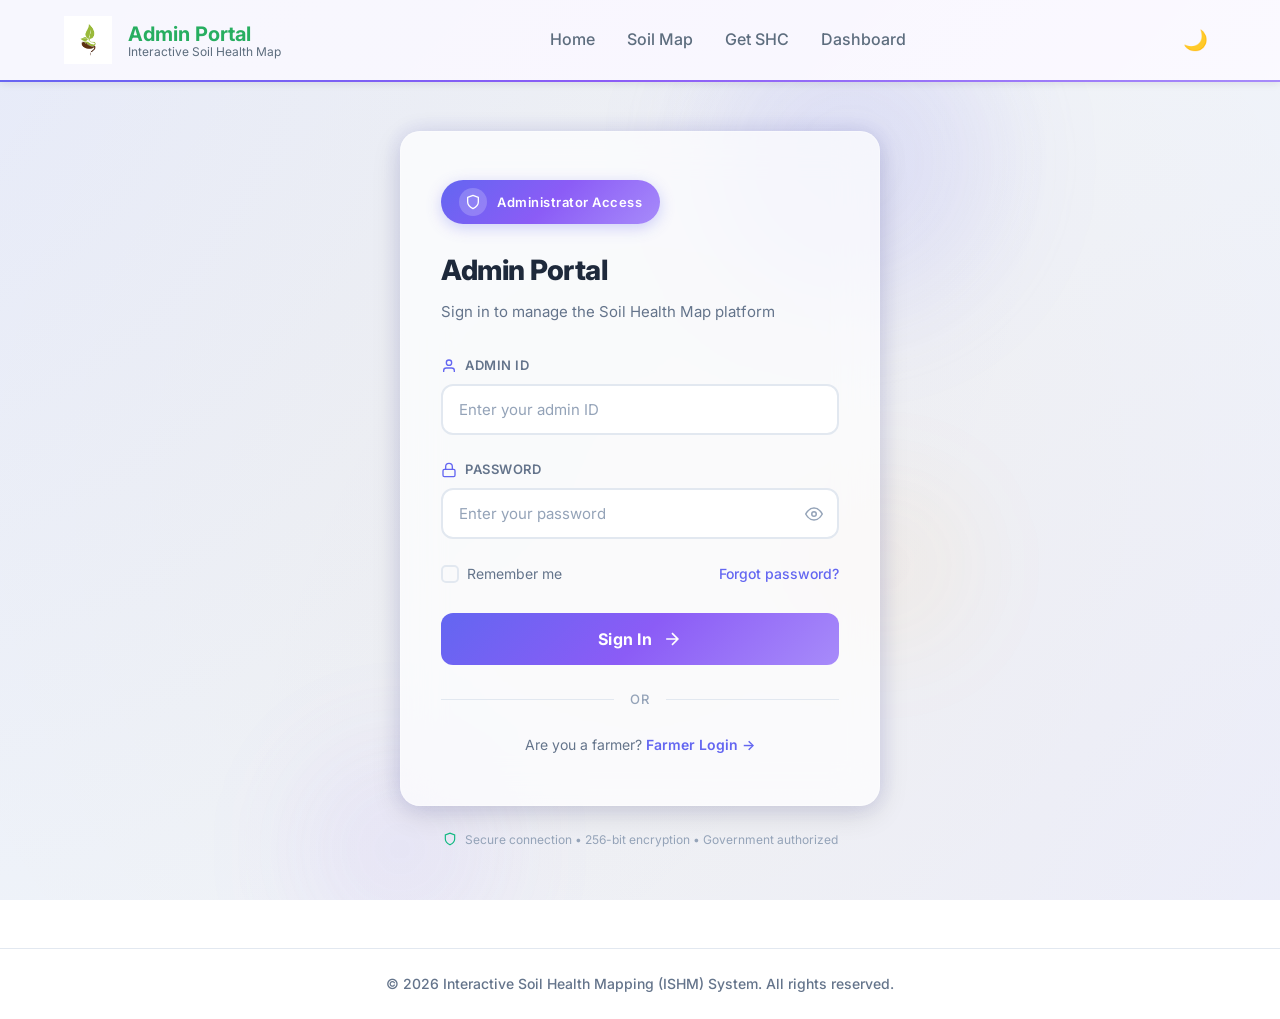
<file: src/main/resources/public/admin.html>
<!DOCTYPE html>
<html lang="en">
<head>
    <meta charset="UTF-8">
    <meta name="viewport" content="width=device-width, initial-scale=1.0">
    <title>Admin Portal | Interactive Soil Health Map</title>
    <meta name="description" content="Admin portal for managing soil health data, farmers, and system analytics for the Interactive Soil Health Map platform.">
    <link rel="stylesheet" href="css/modern-style.css">
    <link rel="stylesheet" href="css/admin.css">
    <link href="https://fonts.googleapis.com/css2?family=Inter:wght@400;500;600;700;800&display=swap" rel="stylesheet">
    <script src="js/main.js"></script>
    <script src="js/admin.js" defer></script>
</head>
<body>

<!-- Admin Header -->
<header class="header admin-header">
    <div class="container">
        <div class="header-content">
            <div class="logo">
                <img src="images/logo.jpg" alt="ISHM" class="govt-emblem">
                <div class="logo-text">
                    <h1>Admin Portal</h1>
                    <p>Interactive Soil Health Map</p>
                </div>
            </div>
            <nav class="nav">
                <a href="/home" class="nav-link">Home</a>
                <a href="/map" class="nav-link">Soil Map</a>
                <a href="/recommendations" class="nav-link">Get SHC</a>
                <a href="/dashboard" class="nav-link">Dashboard</a>
            </nav>
            <div class="auth-buttons">
                <button class="theme-toggle" id="themeToggle" title="Toggle Theme">🌓</button>
                <button class="mobile-menu-toggle" id="menuToggle">☰</button>
            </div>
        </div>
    </div>
</header>

<!-- Admin Login Section -->
<section class="admin-login-section" id="adminLoginSection">
    <div class="admin-login-wrapper">
        <!-- Decorative floating orbs -->
        <div class="admin-orb admin-orb-1"></div>
        <div class="admin-orb admin-orb-2"></div>
        <div class="admin-orb admin-orb-3"></div>

        <div class="admin-login-card" id="adminLoginCard">
            <!-- Admin badge -->
            <div class="admin-badge">
                <div class="admin-badge-icon">
                    <svg width="24" height="24" fill="none" stroke="currentColor" stroke-width="2" stroke-linecap="round" stroke-linejoin="round" viewBox="0 0 24 24">
                        <path d="M12 22s8-4 8-10V5l-8-3-8 3v7c0 6 8 10 8 10z"/>
                    </svg>
                </div>
                <span>Administrator Access</span>
            </div>

            <h2 class="admin-login-title">Admin Portal</h2>
            <p class="admin-login-subtitle">Sign in to manage the Soil Health Map platform</p>

            <!-- Admin Login Form -->
            <form id="adminLoginForm" onsubmit="handleAdminLogin(event)">
                <div class="admin-form-group">
                    <label for="adminUsername">
                        <svg width="16" height="16" fill="none" stroke="currentColor" stroke-width="2" viewBox="0 0 24 24">
                            <path d="M20 21v-2a4 4 0 0 0-4-4H8a4 4 0 0 0-4 4v2"/>
                            <circle cx="12" cy="7" r="4"/>
                        </svg>
                        Admin ID
                    </label>
                    <input type="text" id="adminUsername" placeholder="Enter your admin ID" required autocomplete="username">
                    <div class="input-focus-line"></div>
                </div>

                <div class="admin-form-group">
                    <label for="adminPassword">
                        <svg width="16" height="16" fill="none" stroke="currentColor" stroke-width="2" viewBox="0 0 24 24">
                            <rect x="3" y="11" width="18" height="11" rx="2" ry="2"/>
                            <path d="M7 11V7a5 5 0 0 1 10 0v4"/>
                        </svg>
                        Password
                    </label>
                    <div class="password-input-wrapper">
                        <input type="password" id="adminPassword" placeholder="Enter your password" required autocomplete="current-password">
                        <button type="button" class="password-toggle-btn" onclick="toggleAdminPassword()" title="Show password">
                            <svg id="eyeIcon" width="18" height="18" fill="none" stroke="currentColor" stroke-width="2" viewBox="0 0 24 24">
                                <path d="M1 12s4-8 11-8 11 8 11 8-4 8-11 8-11-8-11-8z"/>
                                <circle cx="12" cy="12" r="3"/>
                            </svg>
                        </button>
                    </div>
                    <div class="input-focus-line"></div>
                </div>

                <div class="admin-form-options">
                    <label class="admin-checkbox">
                        <input type="checkbox" id="rememberAdmin">
                        <span class="checkmark"></span>
                        Remember me
                    </label>
                    <a href="#" class="admin-forgot-link">Forgot password?</a>
                </div>

                <button type="submit" class="admin-login-btn" id="adminSubmitBtn">
                    <span class="btn-text">Sign In</span>
                    <span class="btn-loader" style="display:none;">
                        <svg width="20" height="20" viewBox="0 0 24 24" fill="none" stroke="currentColor" stroke-width="2">
                            <path d="M12 2v4M12 18v4M4.93 4.93l2.83 2.83M16.24 16.24l2.83 2.83M2 12h4M18 12h4M4.93 19.07l2.83-2.83M16.24 7.76l2.83-2.83"/>
                        </svg>
                    </span>
                    <svg class="btn-arrow" width="20" height="20" fill="none" stroke="currentColor" stroke-width="2" viewBox="0 0 24 24">
                        <path d="M5 12h14M12 5l7 7-7 7"/>
                    </svg>
                </button>
            </form>

            <!-- Divider -->
            <div class="admin-divider">
                <span>or</span>
            </div>

            <!-- Back to farmer login link -->
            <div class="admin-alt-login">
                <p>Are you a farmer? <a href="/home" onclick="showLogin && showLogin()">Farmer Login →</a></p>
            </div>
        </div>

        <!-- Security notice -->
        <div class="admin-security-notice">
            <svg width="14" height="14" fill="none" stroke="currentColor" stroke-width="2" viewBox="0 0 24 24">
                <path d="M12 22s8-4 8-10V5l-8-3-8 3v7c0 6 8 10 8 10z"/>
            </svg>
            <span>Secure connection • 256-bit encryption • Government authorized</span>
        </div>
    </div>
</section>

<!-- Admin Dashboard (shown after login) -->
<section class="admin-dashboard-preview" id="adminDashboard" style="display:none;">
    <div class="container">
        <div class="dashboard-welcome">
            <div class="welcome-text">
                <h2>Welcome back, <span id="adminNameDisplay">Administrator</span></h2>
                <p>Here's an overview of the Soil Health Map platform</p>
            </div>
            <button onclick="handleAdminLogout()" class="admin-logout-btn">
                <svg width="18" height="18" fill="none" stroke="currentColor" stroke-width="2" viewBox="0 0 24 24">
                    <path d="M9 21H5a2 2 0 0 1-2-2V5a2 2 0 0 1 2-2h4"/>
                    <polyline points="16 17 21 12 16 7"/>
                    <line x1="21" y1="12" x2="9" y2="12"/>
                </svg>
                Logout
            </button>
        </div>

        <!-- Stats Grid -->
        <div class="admin-stats-grid">
            <div class="admin-stat-card" id="statFarmers">
                <div class="stat-card-icon green">
                    <svg width="24" height="24" fill="none" stroke="currentColor" stroke-width="2" viewBox="0 0 24 24">
                        <path d="M17 21v-2a4 4 0 0 0-4-4H5a4 4 0 0 0-4 4v2"/>
                        <circle cx="9" cy="7" r="4"/>
                        <path d="M23 21v-2a4 4 0 0 0-3-3.87"/>
                        <path d="M16 3.13a4 4 0 0 1 0 7.75"/>
                    </svg>
                </div>
                <div class="stat-card-info">
                    <span class="stat-card-value" id="statFarmersValue">—</span>
                    <span class="stat-card-label">Registered Farmers</span>
                </div>
                <span class="stat-trend positive" id="statFarmersTrend">↑ —%</span>
            </div>

            <div class="admin-stat-card" id="statSamples">
                <div class="stat-card-icon blue">
                    <svg width="24" height="24" fill="none" stroke="currentColor" stroke-width="2" viewBox="0 0 24 24">
                        <path d="M21 21l-6-6m2-5a7 7 0 1 1-14 0 7 7 0 0 1 14 0z"/>
                    </svg>
                </div>
                <div class="stat-card-info">
                    <span class="stat-card-value" id="statSamplesValue">—</span>
                    <span class="stat-card-label">Soil Samples</span>
                </div>
                <span class="stat-trend positive" id="statSamplesTrend">↑ —%</span>
            </div>

            <div class="admin-stat-card" id="statCards">
                <div class="stat-card-icon purple">
                    <svg width="24" height="24" fill="none" stroke="currentColor" stroke-width="2" viewBox="0 0 24 24">
                        <path d="M9 5H7a2 2 0 0 0-2 2v12a2 2 0 0 0 2 2h10a2 2 0 0 0 2-2V7a2 2 0 0 0-2-2h-2M9 5a2 2 0 0 0 2 2h2a2 2 0 0 0 2-2M9 5a2 2 0 0 1 2-2h2a2 2 0 0 1 2 2"/>
                    </svg>
                </div>
                <div class="stat-card-info">
                    <span class="stat-card-value" id="statCardsValue">—</span>
                    <span class="stat-card-label">SHC Generated</span>
                </div>
                <span class="stat-trend positive" id="statCardsTrend">↑ —%</span>
            </div>

            <div class="admin-stat-card" id="statDistricts">
                <div class="stat-card-icon orange">
                    <svg width="24" height="24" fill="none" stroke="currentColor" stroke-width="2" viewBox="0 0 24 24">
                        <path d="M21 10c0 7-9 13-9 13s-9-6-9-13a9 9 0 0 1 18 0z"/>
                        <circle cx="12" cy="10" r="3"/>
                    </svg>
                </div>
                <div class="stat-card-info">
                    <span class="stat-card-value" id="statDistrictsValue">—</span>
                    <span class="stat-card-label">Districts Covered</span>
                </div>
                <span class="stat-trend neutral" id="statDistrictsTrend">→ 0%</span>
            </div>
        </div>

        <!-- Quick Actions -->
        <div class="admin-quick-actions">
            <h3>Quick Actions</h3>
            <div class="actions-grid">
                <button class="action-card" id="actionManageUsers" onclick="showAdminPanel('users')">
                    <svg width="24" height="24" fill="none" stroke="currentColor" stroke-width="2" viewBox="0 0 24 24">
                        <path d="M17 21v-2a4 4 0 0 0-4-4H5a4 4 0 0 0-4 4v2"/>
                        <circle cx="9" cy="7" r="4"/>
                        <line x1="19" y1="8" x2="19" y2="14"/>
                        <line x1="22" y1="11" x2="16" y2="11"/>
                    </svg>
                    <span>Manage Users</span>
                </button>
                <button class="action-card" id="actionViewReports" onclick="showAdminPanel('reports')">
                    <svg width="24" height="24" fill="none" stroke="currentColor" stroke-width="2" viewBox="0 0 24 24">
                        <path d="M9 19v-6a2 2 0 0 0-2-2H5a2 2 0 0 0-2 2v6a2 2 0 0 0 2 2h2a2 2 0 0 0 2-2zm0 0V9a2 2 0 0 1 2-2h2a2 2 0 0 1 2 2v10m-6 0a2 2 0 0 0 2 2h2a2 2 0 0 0 2-2m0 0V5a2 2 0 0 1 2-2h2a2 2 0 0 1 2 2v14a2 2 0 0 1-2 2h-2a2 2 0 0 1-2-2z"/>
                    </svg>
                    <span>View Reports</span>
                </button>
                <button class="action-card" id="actionSoilData" onclick="showAdminPanel('soildata')">
                    <svg width="24" height="24" fill="none" stroke="currentColor" stroke-width="2" viewBox="0 0 24 24">
                        <ellipse cx="12" cy="5" rx="9" ry="3"/>
                        <path d="M21 12c0 1.66-4 3-9 3s-9-1.34-9-3"/>
                        <path d="M3 5v14c0 1.66 4 3 9 3s9-1.34 9-3V5"/>
                    </svg>
                    <span>Soil Data</span>
                </button>
                <button class="action-card" id="actionAuditLogs" onclick="showAdminPanel('audit')">
                    <svg width="24" height="24" fill="none" stroke="currentColor" stroke-width="2" viewBox="0 0 24 24">
                        <path d="M14 2H6a2 2 0 0 0-2 2v16a2 2 0 0 0 2 2h12a2 2 0 0 0 2-2V8z"/>
                        <polyline points="14 2 14 8 20 8"/>
                        <line x1="16" y1="13" x2="8" y2="13"/>
                        <line x1="16" y1="17" x2="8" y2="17"/>
                        <polyline points="10 9 9 9 8 9"/>
                    </svg>
                    <span>Audit Logs</span>
                </button>
            </div>
        </div>

        <!-- ========================================== -->
        <!-- MANAGEMENT PANELS (toggled by quick actions) -->
        <!-- ========================================== -->

        <!-- User Management Panel -->
        <div class="admin-panel" id="panelUsers" style="display:none;">
            <div class="panel-header">
                <h3>👥 Farmer Management</h3>
                <div class="panel-controls">
                    <input type="text" id="farmerSearchInput" placeholder="Search by name, username, or district..." class="panel-search">
                    <button onclick="loadFarmers()" class="panel-btn primary">🔄 Refresh</button>
                    <button onclick="closeAdminPanel('users')" class="panel-btn">✕ Close</button>
                </div>
            </div>
            <div class="panel-body">
                <table class="admin-table" id="farmersTable">
                    <thead>
                        <tr>
                            <th>ID</th>
                            <th>Username</th>
                            <th>Full Name</th>
                            <th>Phone</th>
                            <th>District</th>
                            <th>State</th>
                            <th>Status</th>
                            <th>Last Login</th>
                            <th>Actions</th>
                        </tr>
                    </thead>
                    <tbody id="farmersTableBody">
                        <tr><td colspan="9" class="loading-cell">Loading farmers...</td></tr>
                    </tbody>
                </table>
                <div class="pagination" id="farmersPagination"></div>
            </div>
        </div>

        <!-- Reports Panel -->
        <div class="admin-panel" id="panelReports" style="display:none;">
            <div class="panel-header">
                <h3>📊 Reports & Analytics</h3>
                <div class="panel-controls">
                    <button onclick="loadReports()" class="panel-btn primary">🔄 Refresh</button>
                    <button onclick="closeAdminPanel('reports')" class="panel-btn">✕ Close</button>
                </div>
            </div>
            <div class="panel-body">
                <!-- NPK Distribution -->
                <div class="report-section">
                    <h4>NPK Status Distribution</h4>
                    <div class="report-grid" id="npkDistribution">
                        <div class="report-card" id="reportNitrogen">
                            <h5>Nitrogen (N)</h5>
                            <div class="status-bars" id="nitrogenBars"></div>
                        </div>
                        <div class="report-card" id="reportPhosphorus">
                            <h5>Phosphorus (P)</h5>
                            <div class="status-bars" id="phosphorusBars"></div>
                        </div>
                        <div class="report-card" id="reportPotassium">
                            <h5>Potassium (K)</h5>
                            <div class="status-bars" id="potassiumBars"></div>
                        </div>
                    </div>
                </div>

                <!-- District Stats Table -->
                <div class="report-section">
                    <h4>District-wise Soil Statistics</h4>
                    <table class="admin-table" id="districtStatsTable">
                        <thead>
                            <tr>
                                <th>District</th>
                                <th>Total Farms</th>
                                <th>Avg N</th>
                                <th>Avg P</th>
                                <th>Avg K</th>
                                <th>Avg pH</th>
                                <th>Avg OC</th>
                            </tr>
                        </thead>
                        <tbody id="districtStatsBody">
                            <tr><td colspan="7" class="loading-cell">Loading reports...</td></tr>
                        </tbody>
                    </table>
                </div>

                <!-- Crop Stats -->
                <div class="report-section">
                    <h4>Crop Recommendation Statistics</h4>
                    <table class="admin-table" id="cropStatsTable">
                        <thead>
                            <tr>
                                <th>Crop</th>
                                <th>Recommendations</th>
                                <th>Avg Urea (kg/ha)</th>
                                <th>Avg DAP (kg/ha)</th>
                                <th>Avg MOP (kg/ha)</th>
                            </tr>
                        </thead>
                        <tbody id="cropStatsBody">
                            <tr><td colspan="5" class="loading-cell">Loading crop stats...</td></tr>
                        </tbody>
                    </table>
                </div>
            </div>
        </div>

        <!-- Soil Data Panel -->
        <div class="admin-panel" id="panelSoildata" style="display:none;">
            <div class="panel-header">
                <h3>🧪 Soil Test Data</h3>
                <div class="panel-controls">
                    <input type="text" id="soilDistrictFilter" placeholder="Filter by district..." class="panel-search">
                    <button onclick="loadSoilData()" class="panel-btn primary">🔄 Refresh</button>
                    <button onclick="closeAdminPanel('soildata')" class="panel-btn">✕ Close</button>
                </div>
            </div>
            <div class="panel-body">
                <table class="admin-table" id="soilDataTable">
                    <thead>
                        <tr>
                            <th>ID</th>
                            <th>Farmer</th>
                            <th>District</th>
                            <th>Date</th>
                            <th>N</th>
                            <th>P</th>
                            <th>K</th>
                            <th>pH</th>
                            <th>OC</th>
                            <th>Actions</th>
                        </tr>
                    </thead>
                    <tbody id="soilDataBody">
                        <tr><td colspan="10" class="loading-cell">Loading soil data...</td></tr>
                    </tbody>
                </table>
                <div class="pagination" id="soilDataPagination"></div>
            </div>
        </div>

        <!-- Audit Logs Panel -->
        <div class="admin-panel" id="panelAudit" style="display:none;">
            <div class="panel-header">
                <h3>📋 Audit Logs</h3>
                <div class="panel-controls">
                    <button onclick="loadAuditLogs()" class="panel-btn primary">🔄 Refresh</button>
                    <button onclick="closeAdminPanel('audit')" class="panel-btn">✕ Close</button>
                </div>
            </div>
            <div class="panel-body">
                <table class="admin-table" id="auditLogsTable">
                    <thead>
                        <tr>
                            <th>ID</th>
                            <th>Table</th>
                            <th>Action</th>
                            <th>Details</th>
                            <th>Changed By</th>
                            <th>Time</th>
                        </tr>
                    </thead>
                    <tbody id="auditLogsBody">
                        <tr><td colspan="6" class="loading-cell">Loading audit logs...</td></tr>
                    </tbody>
                </table>
                <div class="pagination" id="auditLogsPagination"></div>
            </div>
        </div>

    </div>
</section>

<!-- Farmer Edit Modal -->
<div class="admin-modal-overlay" id="farmerEditModal" style="display:none;">
    <div class="admin-modal">
        <div class="modal-header">
            <h3>Edit Farmer</h3>
            <button onclick="closeFarmerModal()" class="modal-close">✕</button>
        </div>
        <form id="farmerEditForm" onsubmit="saveFarmerEdit(event)">
            <input type="hidden" id="editFarmerId">
            <div class="modal-body">
                <div class="form-row">
                    <label for="editFullName">Full Name</label>
                    <input type="text" id="editFullName" required>
                </div>
                <div class="form-row">
                    <label for="editPhone">Phone</label>
                    <input type="text" id="editPhone" pattern="[0-9]{10}" title="10-digit phone number">
                </div>
                <div class="form-row">
                    <label for="editIsActive">Status</label>
                    <select id="editIsActive">
                        <option value="true">Active</option>
                        <option value="false">Inactive</option>
                    </select>
                </div>
            </div>
            <div class="modal-footer">
                <button type="button" onclick="closeFarmerModal()" class="panel-btn">Cancel</button>
                <button type="submit" class="panel-btn primary">Save Changes</button>
            </div>
        </form>
    </div>
</div>

<!-- Admin Footer -->
<footer class="admin-footer">
    <div class="container">
        <p>&copy; 2026 Interactive Soil Health Mapping (ISHM) System. All rights reserved.</p>
    </div>
</footer>

</body>
</html>
</file>
<file: src/main/resources/public/css/modern-style.css>
/* Modern Soil Health Monitoring System - Stunning UI */

:root {
    --primary: #27ae60;
    --primary-dark: #1e8449;
    --primary-light: #52be80;
    --secondary: #3498db;
    --accent: #f39c12;
    --success: #2ecc71;
    --warning: #f1c40f;
    --danger: #e74c3c;

    --text-primary: #2c3e50;
    --text-secondary: #5d6d7e;
    --text-light: #95a5a6;

    --bg-white: #ffffff;
    --bg-light: #f8f9fa;
    --bg-dark: #1a1a1a;

    --shadow-sm: 0 2px 8px rgba(0,0,0,0.08);
    --shadow-md: 0 4px 16px rgba(0,0,0,0.12);
    --shadow-lg: 0 8px 32px rgba(0,0,0,0.16);
    --shadow-xl: 0 16px 48px rgba(0,0,0,0.20);

    --radius-sm: 8px;
    --radius-md: 12px;
    --radius-lg: 16px;
    --radius-xl: 24px;

    --transition: all 0.3s cubic-bezier(0.4, 0, 0.2, 1);
    --header-height: 80px;
    --progress-height: 4px;
}

/* Page Loader / Progress Bar */
#nprogress {
    pointer-events: none;
}

#nprogress .bar {
    background: var(--accent);
    position: fixed;
    z-index: 2000;
    top: 0;
    left: 0;
    width: 100%;
    height: var(--progress-height);
    box-shadow: 0 0 10px var(--accent);
}

#nprogress .peg {
    display: block;
    position: absolute;
    right: 0px;
    width: 100px;
    height: 100%;
    box-shadow: 0 0 10px var(--accent), 0 0 5px var(--accent);
    opacity: 1.0;
    -webkit-transform: rotate(3deg) translate(0px, -4px);
    -ms-transform: rotate(3deg) translate(0px, -4px);
    transform: rotate(3deg) translate(0px, -4px);
}

/* Page Transitions */
.page-transition-overlay {
    position: fixed;
    top: 0;
    left: 0;
    width: 100%;
    height: 100%;
    background: var(--bg-white);
    z-index: 3000;
    pointer-events: none;
    opacity: 0;
    transition: opacity 0.4s ease-in-out;
}

.page-transition-overlay.active {
    opacity: 1;
}

/* Breadcrumbs */
.breadcrumb {
    display: flex;
    align-items: center;
    gap: 8px;
    padding: 16px 0;
    font-size: 14px;
    color: var(--text-secondary);
}

.breadcrumb a {
    color: var(--primary);
    text-decoration: none;
}

.breadcrumb .separator {
    color: var(--text-light);
}

/* Back to Top */
#backToTop {
    position: fixed;
    bottom: 30px;
    right: 30px;
    width: 50px;
    height: 50px;
    background: var(--primary);
    color: white;
    border-radius: 50%;
    display: flex;
    align-items: center;
    justify-content: center;
    cursor: pointer;
    box-shadow: var(--shadow-md);
    z-index: 1000;
    opacity: 0;
    visibility: hidden;
    transition: var(--transition);
}

#backToTop.visible {
    opacity: 1;
    visibility: visible;
}

#backToTop:hover {
    transform: translateY(-5px);
    background: var(--primary-dark);
}

/* Dark Mode Variables */
[data-theme="dark"] {
    --bg-white: #1a1a1a;
    --bg-light: #121212;
    --text-primary: #f8f9fa;
    --text-secondary: #bdc3c7;
    --shadow-sm: 0 2px 8px rgba(0,0,0,0.5);
    --shadow-md: 0 4px 16px rgba(0,0,0,0.6);
    --shadow-lg: 0 8px 32px rgba(0,0,0,0.7);
    --header-bg: rgba(26, 26, 26, 0.95);
}

[data-theme="light"] {
    --header-bg: rgba(255, 255, 255, 0.95);
}

* {
    margin: 0;
    padding: 0;
    box-sizing: border-box;
}

html {
    scroll-behavior: smooth;
}

body {
    font-family: 'Inter', -apple-system, BlinkMacSystemFont, sans-serif;
    color: var(--text-primary);
    line-height: 1.6;
    overflow-x: hidden;
}

.container {
    max-width: 1200px;
    margin: 0 auto;
    padding: 0 24px;
}

/* Header */
.header {
    position: fixed;
    top: 0;
    left: 0;
    right: 0;
    background: var(--header-bg);
    backdrop-filter: blur(10px);
    box-shadow: var(--shadow-sm);
    z-index: 1000;
    transition: var(--transition);
}

.news-ticker {
    background: var(--primary-dark);
    color: white;
    padding: 8px 0;
    font-size: 14px;
    font-weight: 500;
    overflow: hidden;
    white-space: nowrap;
}

.ticker-content {
    display: inline-block;
    padding-left: 100%;
    animation: ticker 30s linear infinite;
}

@keyframes ticker {
    0% { transform: translate3d(0, 0, 0); }
    100% { transform: translate3d(-100%, 0, 0); }
}

.theme-toggle {
    background: none;
    border: none;
    font-size: 20px;
    cursor: pointer;
    padding: 8px;
    border-radius: 50%;
    transition: var(--transition);
    display: flex;
    align-items: center;
    justify-content: center;
}

.theme-toggle:hover {
    background: rgba(0,0,0,0.05);
}

[data-theme="dark"] .theme-toggle:hover {
    background: rgba(255,255,255,0.1);
}

.mobile-menu-toggle {
    display: none;
    background: none;
    border: none;
    font-size: 24px;
    cursor: pointer;
    color: var(--text-primary);
}

.header-content {
    display: flex;
    align-items: center;
    justify-content: space-between;
    padding: 16px 0;
    gap: 32px;
}

.logo {
    display: flex;
    align-items: center;
    gap: 16px;
}

.govt-emblem {
    width: 48px;
    height: 48px;
}

.logo-text h1 {
    font-size: 20px;
    font-weight: 700;
    color: var(--primary);
    line-height: 1.2;
}

.logo-text p {
    font-size: 12px;
    color: var(--text-secondary);
    line-height: 1;
}

.nav {
    display: flex;
    gap: 32px;
}

.nav-link {
    color: var(--text-secondary);
    font-weight: 500;
    text-decoration: none;
    position: relative;
    padding: 8px 0;
    transition: var(--transition);
}

.nav-link::after {
    content: '';
    position: absolute;
    bottom: 0;
    left: 0;
    width: 0;
    height: 2px;
    background: var(--primary);
    transition: var(--transition);
}

.nav-link:hover,
.nav-link.active {
    color: var(--primary);
}

.nav-link:hover::after,
.nav-link.active::after {
    width: 100%;
}

.auth-buttons {
    display: flex;
    gap: 12px;
    align-items: center;
}

@media (max-width: 992px) {
    .mobile-menu-toggle {
        display: block;
    }

    .nav {
        position: fixed;
        top: var(--header-height);
        left: -100%;
        width: 100%;
        height: calc(100vh - var(--header-height));
        background: var(--bg-white);
        flex-direction: column;
        padding: 40px;
        transition: var(--transition);
        z-index: 999;
    }

    .nav.active {
        left: 0;
    }

    .nav-link {
        font-size: 18px;
    }
}

/* Buttons */
.btn-outline, .btn-primary {
    padding: 10px 24px;
    border-radius: var(--radius-lg);
    font-weight: 600;
    font-size: 14px;
    cursor: pointer;
    transition: var(--transition);
    border: 2px solid var(--primary);
}

.btn-outline {
    background: transparent;
    color: var(--primary);
}

.btn-outline:hover {
    background: var(--primary);
    color: white;
    transform: translateY(-2px);
    box-shadow: var(--shadow-md);
}

.btn-primary {
    background: var(--primary);
    color: white;
    border: none;
}

.btn-primary:hover {
    background: var(--primary-dark);
    transform: translateY(-2px);
    box-shadow: var(--shadow-lg);
}

/* Hero Section */
.hero {
    margin-top: 80px;
    position: relative;
    min-height: 85vh;
    background: linear-gradient(135deg, #1e8449 0%, #27ae60 50%, #52be80 100%);
    display: flex;
    align-items: center;
    overflow: hidden;
}

.hero::before {
    content: '';
    position: absolute;
    top: 0;
    left: 0;
    right: 0;
    bottom: 0;
    background:
        radial-gradient(circle at 20% 50%, rgba(255,255,255,0.1) 0%, transparent 50%),
        radial-gradient(circle at 80% 80%, rgba(255,255,255,0.1) 0%, transparent 50%);
}

.hero-overlay {
    position: absolute;
    top: 0;
    left: 0;
    right: 0;
    bottom: 0;
    background: url('https://idronline.org/wp-content/uploads/2022/11/woman-in-saree-sowing-crop-1.jpg') center/cover;
    opacity: 0.1;
}

.hero-container {
    position: relative;
    z-index: 1;
}

.hero-content {
    max-width: 700px;
    color: white;
    animation: fadeInUp 1s ease;
}

.hero-badge {
    display: inline-flex;
    align-items: center;
    gap: 8px;
    background: rgba(255,255,255,0.2);
    backdrop-filter: blur(10px);
    padding: 8px 16px;
    border-radius: var(--radius-xl);
    font-size: 14px;
    font-weight: 500;
    margin-bottom: 24px;
}

.badge-icon {
    font-size: 18px;
}

.hero-title {
    font-size: clamp(32px, 5vw, 56px);
    font-weight: 800;
    line-height: 1.2;
    margin-bottom: 24px;
}

.gradient-text {
    background: linear-gradient(90deg, #fff 0%, #e8f8f0 100%);
    -webkit-background-clip: text;
    -webkit-text-fill-color: transparent;
    background-clip: text;
}

.hero-description {
    font-size: 18px;
    line-height: 1.7;
    margin-bottom: 32px;
    opacity: 0.95;
}

.hero-actions {
    display: flex;
    gap: 16px;
    flex-wrap: wrap;
}

.btn-hero-primary, .btn-hero-secondary {
    padding: 16px 32px;
    border-radius: var(--radius-lg);
    font-weight: 600;
    font-size: 16px;
    cursor: pointer;
    transition: var(--transition);
    display: inline-flex;
    align-items: center;
    gap: 8px;
    border: 2px solid white;
}

.btn-hero-primary {
    background: white;
    color: var(--primary);
}

.btn-hero-primary:hover {
    transform: translateY(-4px);
    box-shadow: 0 12px 24px rgba(0,0,0,0.2);
}

.btn-hero-secondary {
    background: transparent;
    color: white;
}

.btn-hero-secondary:hover {
    background: rgba(255,255,255,0.1);
    backdrop-filter: blur(10px);
}

.hero-stats {
    display: grid;
    grid-template-columns: repeat(auto-fit, minmax(180px, 1fr));
    gap: 32px;
    margin-top: 64px;
    padding: 32px;
    background: rgba(255,255,255,0.1);
    backdrop-filter: blur(20px);
    border-radius: var(--radius-xl);
    border: 1px solid rgba(255,255,255,0.2);
}

.stat-item {
    text-align: center;
    color: white;
}

.stat-number {
    font-size: 36px;
    font-weight: 800;
    margin-bottom: 8px;
    line-height: 1;
}

.stat-label {
    font-size: 14px;
    opacity: 0.9;
}

/* Sections */
.features-section,
.npk-section,
.gallery-section,
.quotes-section {
    padding: 100px 0;
}

.section-header {
    text-align: center;
    max-width: 700px;
    margin: 0 auto 64px;
}

.section-badge {
    display: inline-block;
    background: linear-gradient(135deg, var(--primary-light), var(--primary));
    color: white;
    padding: 8px 20px;
    border-radius: var(--radius-xl);
    font-size: 14px;
    font-weight: 600;
    margin-bottom: 16px;
}

.section-header h2 {
    font-size: clamp(28px, 4vw, 42px);
    font-weight: 800;
    margin-bottom: 16px;
}

.section-header p {
    font-size: 18px;
    color: var(--text-secondary);
}

/* Features Grid */
.features-grid {
    display: grid;
    grid-template-columns: repeat(auto-fit, minmax(280px, 1fr));
    gap: 32px;
}

.feature-card {
    background: white;
    padding: 32px;
    border-radius: var(--radius-xl);
    box-shadow: var(--shadow-sm);
    transition: var(--transition);
    border: 1px solid #f0f0f0;
}

.feature-card:hover {
    transform: translateY(-8px);
    box-shadow: var(--shadow-xl);
}

.feature-icon {
    width: 64px;
    height: 64px;
    border-radius: var(--radius-lg);
    display: flex;
    align-items: center;
    justify-content: center;
    margin-bottom: 20px;
    color: white;
}

.feature-icon.green { background: linear-gradient(135deg, var(--success), var(--primary)); }
.feature-icon.blue { background: linear-gradient(135deg, #3498db, #2980b9); }
.feature-icon.orange { background: linear-gradient(135deg, #f39c12, #e67e22); }
.feature-icon.purple { background: linear-gradient(135deg, #9b59b6, #8e44ad); }

.feature-card h3 {
    font-size: 20px;
    margin-bottom: 12px;
}

.feature-card p {
    color: var(--text-secondary);
    margin-bottom: 16px;
}

.feature-link {
    color: var(--primary);
    font-weight: 600;
    text-decoration: none;
    transition: var(--transition);
}

.feature-link:hover {
    gap: 8px;
}

/* NPK Section */
.npk-section {
    background: var(--bg-light);
}

.analysis-subtitle {
    font-size: 16px !important;
    color: var(--primary) !important;
    font-weight: 600 !important;
}

.npk-grid {
    display: grid;
    grid-template-columns: repeat(auto-fit, minmax(300px, 1fr));
    gap: 32px;
}

.npk-card {
    background: white;
    padding: 32px;
    border-radius: var(--radius-xl);
    box-shadow: var(--shadow-md);
    transition: var(--transition);
}

.npk-card:hover {
    transform: scale(1.05);
    box-shadow: var(--shadow-xl);
}

.npk-header {
    display: flex;
    align-items: center;
    gap: 16px;
    margin-bottom: 24px;
}

.npk-icon {
    width: 56px;
    height: 56px;
    border-radius: 50%;
    display: flex;
    align-items: center;
    justify-content: center;
    font-size: 24px;
    font-weight: 800;
    color: white;
}

.npk-icon.nitrogen { background: linear-gradient(135deg, #3498db, #2980b9); }
.npk-icon.phosphorus { background: linear-gradient(135deg, #9b59b6, #8e44ad); }
.npk-icon.potassium { background: linear-gradient(135deg, #e67e22, #d35400); }

.npk-card h3 {
    font-size: 22px;
}

.npk-card canvas {
    max-height: 200px;
    margin-bottom: 20px;
}

.npk-legend {
    display: flex;
    flex-direction: column;
    gap: 8px;
}

.legend-item {
    display: flex;
    align-items: center;
    gap: 8px;
    font-size: 14px;
}

.dot {
    width: 12px;
    height: 12px;
    border-radius: 50%;
}

.dot.high { background: var(--success); }
.dot.medium { background: var(--warning); }
.dot.low { background: var(--danger); }

/* Gallery */
.gallery-grid {
    display: grid;
    grid-template-columns: repeat(auto-fit, minmax(300px, 1fr));
    gap: 24px;
}

.gallery-item {
    position: relative;
    border-radius: var(--radius-xl);
    overflow: hidden;
    height: 300px;
    cursor: pointer;
}

.gallery-item.large {
    grid-column: span 2;
    height: 400px;
}

.gallery-item img {
    width: 100%;
    height: 100%;
    object-fit: cover;
    transition: var(--transition);
}

.gallery-overlay {
    position: absolute;
    bottom: 0;
    left: 0;
    right: 0;
    background: linear-gradient(to top, rgba(0,0,0,0.8), transparent);
    color: white;
    padding: 32px;
    transform: translateY(100%);
    transition: var(--transition);
}

.gallery-item:hover img {
    transform: scale(1.1);
}

.gallery-item:hover .gallery-overlay {
    transform: translateY(0);
}

.gallery-overlay h3 {
    font-size: 20px;
    margin-bottom: 8px;
}

/* Quotes */
.quotes-section {
    background: linear-gradient(135deg, var(--primary-light), var(--primary));
}

.quotes-grid {
    display: grid;
    grid-template-columns: repeat(auto-fit, minmax(300px, 1fr));
    gap: 32px;
}

.quote-card {
    background: rgba(255,255,255,0.95);
    padding: 32px;
    border-radius: var(--radius-xl);
    box-shadow: var(--shadow-lg);
}

.quote-icon {
    font-size: 48px;
    color: var(--primary);
    line-height: 1;
    margin-bottom: 16px;
}

.quote-text {
    font-size: 16px;
    line-height: 1.7;
    font-style: italic;
    margin-bottom: 16px;
}

.quote-author {
    font-weight: 600;
    color: var(--primary);
}

/* CTA Section */
.cta-section {
    padding: 120px 0;
    background: linear-gradient(135deg, #1a1a1a 0%, #2c3e50 100%);
}

.cta-content {
    text-align: center;
    color: white;
}

.cta-content h2 {
    font-size: clamp(32px, 4vw, 48px);
    margin-bottom: 16px;
}

.cta-content p {
    font-size: 18px;
    margin-bottom: 32px;
    opacity: 0.9;
}

.cta-buttons {
    display: flex;
    gap: 16px;
    justify-content: center;
    flex-wrap: wrap;
}

.btn-cta-primary,
.btn-cta-secondary {
    padding: 16px 40px;
    border-radius: var(--radius-lg);
    font-weight: 600;
    font-size: 16px;
    cursor: pointer;
    transition: var(--transition);
    border: 2px solid white;
}

.btn-cta-primary {
    background: white;
    color: var(--primary);
}

.btn-cta-primary:hover {
    transform: translateY(-4px);
    box-shadow: var(--shadow-xl);
}

.btn-cta-secondary {
    background: transparent;
    color: white;
}

.btn-cta-secondary:hover {
    background: white;
    color: var(--primary);
}

/* Footer */
.footer {
    background: #1a1a1a;
    color: rgba(255,255,255,0.8);
    padding: 64px 0 32px;
}

.footer-grid {
    display: grid;
    grid-template-columns: repeat(auto-fit, minmax(200px, 1fr));
    gap: 48px;
    margin-bottom: 48px;
}

.footer-col h4 {
    color: white;
    margin-bottom: 20px;
    font-size: 18px;
}

.footer-col a {
    display: block;
    color: rgba(255,255,255,0.7);
    margin-bottom: 12px;
    transition: var(--transition);
    text-decoration: none;
}

.footer-col a:hover {
    color: var(--primary);
    transform: translateX(4px);
}

.social-links {
    display: flex;
    gap: 12px;
    margin-top: 16px;
}

.social-links a {
    font-size: 24px;
}

.footer-bottom {
    text-align: center;
    padding-top: 32px;
    border-top: 1px solid rgba(255,255,255,0.1);
    color: rgba(255,255,255,0.5);
}

/* Auth Modal */
.modal {
    display: none;
    position: fixed;
    top: 0;
    left: 0;
    right: 0;
    bottom: 0;
    background: rgba(0,0,0,0.7);
    backdrop-filter: blur(5px);
    z-index: 2000;
    align-items: center;
    justify-content: center;
}

.modal-content {
    background: white;
    border-radius: var(--radius-xl);
    padding: 48px;
    max-width: 480px;
    width: 90%;
    position: relative;
    box-shadow: var(--shadow-xl);
    animation: modalSlideIn 0.3s ease;
}

@keyframes modalSlideIn {
    from {
        opacity: 0;
        transform: translateY(-50px);
    }
    to {
        opacity: 1;
        transform: translateY(0);
    }
}

.modal-close {
    position: absolute;
    top: 16px;
    right: 16px;
    font-size: 32px;
    cursor: pointer;
    color: var(--text-light);
    transition: var(--transition);
}

.modal-close:hover {
    color: var(--danger);
    transform: rotate(90deg);
}

.auth-form h2 {
    margin-bottom: 8px;
}

.auth-form > p {
    color: var(--text-secondary);
    margin-bottom: 32px;
}

.form-group {
    margin-bottom: 20px;
}

.form-group label {
    display: block;
    font-weight: 600;
    margin-bottom: 8px;
    color: var(--text-primary);
}

.form-group input {
    width: 100%;
    padding: 12px 16px;
    border: 2px solid #e0e0e0;
    border-radius: var(--radius-md);
    font-size: 14px;
    transition: var(--transition);
}

.form-group input:focus {
    outline: none;
    border-color: var(--primary);
    box-shadow: 0 0 0 3px rgba(39,174,96,0.1);
}

.btn-auth {
    width: 100%;
    padding: 14px;
    background: var(--primary);
    color: white;
    border: none;
    border-radius: var(--radius-md);
    font-weight: 600;
    font-size: 16px;
    cursor: pointer;
    transition: var(--transition);
    margin-top: 8px;
}

.btn-auth:hover {
    background: var(--primary-dark);
    transform: translateY(-2px);
    box-shadow: var(--shadow-md);
}

.auth-switch {
    text-align: center;
    margin-top: 24px;
    color: var(--text-secondary);
}

.auth-switch a {
    color: var(--primary);
    font-weight: 600;
    cursor: pointer;
    text-decoration: none;
}

.auth-switch a:hover {
    text-decoration: underline;
}

/* Admin Login Divider in Farmer Modal */
.admin-login-divider {
    display: flex;
    align-items: center;
    gap: 12px;
    margin: 20px 0 8px;
}

.admin-login-divider span:first-child,
.admin-login-divider span:last-child {
    flex: 1;
    height: 1px;
    background: #e0e0e0;
}

.admin-login-divider span:nth-child(2) {
    font-size: 12px;
    color: var(--text-light);
    font-weight: 500;
    text-transform: uppercase;
    letter-spacing: 1px;
}

.admin-portal-link {
    margin-top: 12px !important;
}

.admin-link-btn {
    display: inline-flex;
    align-items: center;
    gap: 8px;
    padding: 10px 24px;
    background: linear-gradient(135deg, #6366f1, #8b5cf6);
    color: white !important;
    border-radius: 50px;
    font-size: 14px;
    font-weight: 600;
    text-decoration: none !important;
    transition: all 0.3s cubic-bezier(0.4, 0, 0.2, 1);
    box-shadow: 0 4px 15px rgba(99, 102, 241, 0.25);
}

.admin-link-btn:hover {
    transform: translateY(-2px);
    box-shadow: 0 6px 20px rgba(99, 102, 241, 0.4);
    text-decoration: none !important;
}

.admin-link-btn svg {
    color: white;
}

/* Animations */
@keyframes fadeInUp {
    from {
        opacity: 0;
        transform: translateY(30px);
    }
    to {
        opacity: 1;
        transform: translateY(0);
    }
}

[data-aos] {
    opacity: 0;
    transition: opacity 0.6s ease, transform 0.6s ease;
}

[data-aos].aos-animate {
    opacity: 1;
}

[data-aos="fade-up"] {
    transform: translateY(30px);
}

[data-aos="fade-up"].aos-animate {
    transform: translateY(0);
}

[data-aos="fade-right"] {
    transform: translateX(-30px);
}

[data-aos="fade-right"].aos-animate {
    transform: translateX(0);
}

[data-aos="fade-left"] {
    transform: translateX(30px);
}

[data-aos="fade-left"].aos-animate {
    transform: translateX(0);
}

[data-aos="zoom-in"] {
    transform: scale(0.9);
}

[data-aos="zoom-in"].aos-animate {
    transform: scale(1);
}

/* Responsive */
@media (max-width: 768px) {
    .header-content {
        flex-direction: column;
        align-items: flex-start;
    }

    .nav {
        flex-wrap: wrap;
        gap: 16px;
    }

    .hero-stats {
        grid-template-columns: 1fr;
    }

    .gallery-item.large {
        grid-column: span 1;
    }

    .modal-content {
        padding: 32px;
    }
}
/* -- Auth message styles -- */
.auth-msg {
    padding: 10px 14px;
    border-radius: 8px;
    font-size: 0.875rem;
    font-weight: 500;
    margin-bottom: 12px;
    display: none;
}
.auth-msg-error {
    background: #fee2e2;
    color: #dc2626;
    border: 1px solid #fca5a5;
}
.auth-msg-success {
    background: #dcfce7;
    color: #16a34a;
    border: 1px solid #86efac;
}
.security-q-display {
    background: var(--bg-secondary, #f8fafc);
    border: 1px solid var(--border, #e2e8f0);
    border-radius: 8px;
    padding: 10px 14px;
    font-size: 0.9rem;
    font-weight: 500;
    color: var(--text-primary, #1e293b);
    min-height: 40px;
}
.modal-content select {
    width: 100%;
    padding: 10px 12px;
    border: 1px solid var(--border, #e2e8f0);
    border-radius: 8px;
    font-size: 0.9rem;
    background: var(--bg-secondary, #fff);
    color: var(--text-primary, #1e293b);
    cursor: pointer;
    outline: none;
    transition: border-color 0.2s;
}
.modal-content select:focus {
    border-color: var(--primary, #16a34a);
    box-shadow: 0 0 0 3px rgba(22,163,74,0.1);
}
.user-greeting {
    font-size: 0.875rem;
    font-weight: 600;
    color: var(--text-primary, #1e293b);
    padding: 6px 10px;
    border-radius: 20px;
    background: var(--bg-secondary, #f1f5f9);
    white-space: nowrap;
}
</file>
<file: src/main/resources/public/css/admin.css>
/* Admin Portal Styles - Interactive Soil Health Map */

/* ===== Admin Design Tokens ===== */
:root {
    --admin-primary: #6366f1;
    --admin-primary-dark: #4f46e5;
    --admin-primary-light: #818cf8;
    --admin-accent: #f59e0b;
    --admin-success: #10b981;
    --admin-warning: #f59e0b;
    --admin-danger: #ef4444;
    --admin-info: #3b82f6;

    --admin-bg: #f1f5f9;
    --admin-surface: #ffffff;
    --admin-surface-hover: #f8fafc;
    --admin-border: #e2e8f0;

    --admin-text: #1e293b;
    --admin-text-secondary: #64748b;
    --admin-text-muted: #94a3b8;

    --admin-sidebar-width: 280px;
    --admin-header-height: 72px;

    --admin-gradient: linear-gradient(135deg, #6366f1 0%, #8b5cf6 50%, #a78bfa 100%);
    --admin-glass: rgba(255, 255, 255, 0.7);
    --admin-glass-border: rgba(255, 255, 255, 0.3);

    --admin-shadow-sm: 0 1px 3px rgba(0, 0, 0, 0.06);
    --admin-shadow-md: 0 4px 12px rgba(0, 0, 0, 0.08);
    --admin-shadow-lg: 0 8px 30px rgba(0, 0, 0, 0.12);
    --admin-shadow-glow: 0 0 20px rgba(99, 102, 241, 0.15);

    --admin-radius: 12px;
    --admin-radius-lg: 16px;
    --admin-radius-xl: 20px;

    --admin-transition: all 0.3s cubic-bezier(0.4, 0, 0.2, 1);
    --admin-transition-fast: all 0.15s cubic-bezier(0.4, 0, 0.2, 1);
}

/* Dark Mode Overrides for Admin */
[data-theme="dark"] {
    --admin-bg: #0f172a;
    --admin-surface: #1e293b;
    --admin-surface-hover: #334155;
    --admin-border: #334155;
    --admin-text: #f1f5f9;
    --admin-text-secondary: #94a3b8;
    --admin-text-muted: #64748b;
    --admin-glass: rgba(30, 41, 59, 0.8);
    --admin-glass-border: rgba(51, 65, 85, 0.5);
    --admin-shadow-sm: 0 1px 3px rgba(0, 0, 0, 0.2);
    --admin-shadow-md: 0 4px 12px rgba(0, 0, 0, 0.3);
    --admin-shadow-lg: 0 8px 30px rgba(0, 0, 0, 0.4);
}

/* ===== Admin Login Section ===== */
.admin-login-section {
    margin-top: var(--header-height);
    min-height: calc(100vh - var(--header-height));
    display: flex;
    align-items: center;
    justify-content: center;
    background: var(--admin-bg);
    position: relative;
    overflow: hidden;
}

.admin-login-section::before {
    content: '';
    position: absolute;
    top: -50%;
    left: -50%;
    width: 200%;
    height: 200%;
    background:
        radial-gradient(circle at 20% 20%, rgba(99, 102, 241, 0.08) 0%, transparent 50%),
        radial-gradient(circle at 80% 80%, rgba(139, 92, 246, 0.06) 0%, transparent 50%),
        radial-gradient(circle at 50% 50%, rgba(245, 158, 11, 0.04) 0%, transparent 50%);
    animation: adminBgFloat 20s ease-in-out infinite;
}

@keyframes adminBgFloat {
    0%, 100% { transform: translate(0, 0) rotate(0deg); }
    33% { transform: translate(2%, 1%) rotate(1deg); }
    66% { transform: translate(-1%, 2%) rotate(-1deg); }
}

/* Login Wrapper */
.admin-login-wrapper {
    position: relative;
    z-index: 1;
    display: flex;
    flex-direction: column;
    align-items: center;
    gap: 24px;
    padding: 40px 20px;
    width: 100%;
    max-width: 520px;
}

/* Floating Orbs */
.admin-orb {
    position: absolute;
    border-radius: 50%;
    filter: blur(60px);
    opacity: 0.6;
    pointer-events: none;
}

.admin-orb-1 {
    width: 300px;
    height: 300px;
    background: rgba(99, 102, 241, 0.2);
    top: -80px;
    right: -100px;
    animation: orbFloat1 8s ease-in-out infinite;
}

.admin-orb-2 {
    width: 200px;
    height: 200px;
    background: rgba(139, 92, 246, 0.15);
    bottom: -60px;
    left: -80px;
    animation: orbFloat2 10s ease-in-out infinite;
}

.admin-orb-3 {
    width: 150px;
    height: 150px;
    background: rgba(245, 158, 11, 0.12);
    top: 50%;
    right: -60px;
    animation: orbFloat3 12s ease-in-out infinite;
}

@keyframes orbFloat1 {
    0%, 100% { transform: translate(0, 0); }
    50% { transform: translate(-30px, 20px); }
}

@keyframes orbFloat2 {
    0%, 100% { transform: translate(0, 0); }
    50% { transform: translate(20px, -30px); }
}

@keyframes orbFloat3 {
    0%, 100% { transform: translate(0, 0); }
    50% { transform: translate(-20px, -20px); }
}

/* Login Card */
.admin-login-card {
    background: var(--admin-glass);
    backdrop-filter: blur(20px);
    -webkit-backdrop-filter: blur(20px);
    border: 1px solid var(--admin-glass-border);
    border-radius: var(--admin-radius-xl);
    padding: 48px 40px;
    width: 100%;
    box-shadow: var(--admin-shadow-lg), var(--admin-shadow-glow);
    animation: cardSlideUp 0.6s cubic-bezier(0.16, 1, 0.3, 1);
    transition: var(--admin-transition);
}

.admin-login-card:hover {
    box-shadow: var(--admin-shadow-lg), 0 0 30px rgba(99, 102, 241, 0.2);
}

@keyframes cardSlideUp {
    from {
        opacity: 0;
        transform: translateY(40px) scale(0.95);
    }
    to {
        opacity: 1;
        transform: translateY(0) scale(1);
    }
}

/* Admin Badge */
.admin-badge {
    display: inline-flex;
    align-items: center;
    gap: 10px;
    background: var(--admin-gradient);
    color: white;
    padding: 8px 18px;
    border-radius: 50px;
    font-size: 13px;
    font-weight: 600;
    letter-spacing: 0.5px;
    margin-bottom: 24px;
    box-shadow: 0 4px 15px rgba(99, 102, 241, 0.3);
}

.admin-badge-icon {
    display: flex;
    align-items: center;
    justify-content: center;
    width: 28px;
    height: 28px;
    background: rgba(255, 255, 255, 0.2);
    border-radius: 50%;
}

.admin-badge-icon svg {
    width: 16px;
    height: 16px;
}

/* Login Title & Subtitle */
.admin-login-title {
    font-size: 28px;
    font-weight: 800;
    color: var(--admin-text);
    margin-bottom: 8px;
    letter-spacing: -0.5px;
}

.admin-login-subtitle {
    font-size: 15px;
    color: var(--admin-text-secondary);
    margin-bottom: 32px;
    line-height: 1.5;
}

/* Form Groups */
.admin-form-group {
    margin-bottom: 24px;
    position: relative;
}

.admin-form-group label {
    display: flex;
    align-items: center;
    gap: 8px;
    font-size: 13px;
    font-weight: 600;
    color: var(--admin-text-secondary);
    margin-bottom: 8px;
    text-transform: uppercase;
    letter-spacing: 0.5px;
}

.admin-form-group label svg {
    color: var(--admin-primary);
}

.admin-form-group input {
    width: 100%;
    padding: 14px 16px;
    background: var(--admin-surface);
    border: 2px solid var(--admin-border);
    border-radius: var(--admin-radius);
    font-size: 15px;
    font-family: 'Inter', sans-serif;
    color: var(--admin-text);
    transition: var(--admin-transition);
    outline: none;
}

.admin-form-group input::placeholder {
    color: var(--admin-text-muted);
}

.admin-form-group input:focus {
    border-color: var(--admin-primary);
    box-shadow: 0 0 0 4px rgba(99, 102, 241, 0.1);
}

.input-focus-line {
    position: absolute;
    bottom: 0;
    left: 50%;
    width: 0;
    height: 2px;
    background: var(--admin-gradient);
    border-radius: 2px;
    transition: var(--admin-transition);
    transform: translateX(-50%);
}

.admin-form-group input:focus ~ .input-focus-line {
    width: 100%;
}

/* Password Input */
.password-input-wrapper {
    position: relative;
}

.password-input-wrapper input {
    padding-right: 48px;
}

.password-toggle-btn {
    position: absolute;
    right: 12px;
    top: 50%;
    transform: translateY(-50%);
    background: none;
    border: none;
    cursor: pointer;
    color: var(--admin-text-muted);
    padding: 4px;
    display: flex;
    align-items: center;
    justify-content: center;
    transition: var(--admin-transition-fast);
    border-radius: 6px;
}

.password-toggle-btn:hover {
    color: var(--admin-primary);
    background: rgba(99, 102, 241, 0.08);
}

/* Form Options */
.admin-form-options {
    display: flex;
    justify-content: space-between;
    align-items: center;
    margin-bottom: 28px;
}

.admin-checkbox {
    display: flex;
    align-items: center;
    gap: 8px;
    font-size: 14px;
    color: var(--admin-text-secondary);
    cursor: pointer;
    user-select: none;
}

.admin-checkbox input {
    display: none;
}

.admin-checkbox .checkmark {
    width: 18px;
    height: 18px;
    border: 2px solid var(--admin-border);
    border-radius: 5px;
    display: flex;
    align-items: center;
    justify-content: center;
    transition: var(--admin-transition-fast);
}

.admin-checkbox input:checked + .checkmark {
    background: var(--admin-primary);
    border-color: var(--admin-primary);
}

.admin-checkbox input:checked + .checkmark::after {
    content: '✓';
    color: white;
    font-size: 11px;
    font-weight: 700;
}

.admin-forgot-link {
    font-size: 14px;
    color: var(--admin-primary);
    text-decoration: none;
    font-weight: 500;
    transition: var(--admin-transition-fast);
}

.admin-forgot-link:hover {
    color: var(--admin-primary-dark);
    text-decoration: underline;
}

/* Login Button */
.admin-login-btn {
    width: 100%;
    padding: 16px 24px;
    background: var(--admin-gradient);
    color: white;
    border: none;
    border-radius: var(--admin-radius);
    font-size: 16px;
    font-weight: 700;
    font-family: 'Inter', sans-serif;
    cursor: pointer;
    display: flex;
    align-items: center;
    justify-content: center;
    gap: 10px;
    transition: var(--admin-transition);
    position: relative;
    overflow: hidden;
    letter-spacing: 0.3px;
}

.admin-login-btn::before {
    content: '';
    position: absolute;
    top: 0;
    left: -100%;
    width: 100%;
    height: 100%;
    background: linear-gradient(90deg, transparent, rgba(255,255,255,0.15), transparent);
    transition: left 0.5s;
}

.admin-login-btn:hover::before {
    left: 100%;
}

.admin-login-btn:hover {
    transform: translateY(-2px);
    box-shadow: 0 8px 25px rgba(99, 102, 241, 0.35);
}

.admin-login-btn:active {
    transform: translateY(0);
}

.admin-login-btn .btn-arrow {
    transition: transform 0.3s ease;
}

.admin-login-btn:hover .btn-arrow {
    transform: translateX(4px);
}

.admin-login-btn .btn-loader svg {
    animation: spinLoader 1s linear infinite;
}

@keyframes spinLoader {
    from { transform: rotate(0deg); }
    to { transform: rotate(360deg); }
}

/* Divider */
.admin-divider {
    display: flex;
    align-items: center;
    gap: 16px;
    margin: 24px 0;
}

.admin-divider::before,
.admin-divider::after {
    content: '';
    flex: 1;
    height: 1px;
    background: var(--admin-border);
}

.admin-divider span {
    font-size: 13px;
    color: var(--admin-text-muted);
    font-weight: 500;
    text-transform: uppercase;
    letter-spacing: 1px;
}

/* Alt Login */
.admin-alt-login {
    text-align: center;
}

.admin-alt-login p {
    font-size: 14px;
    color: var(--admin-text-secondary);
}

.admin-alt-login a {
    color: var(--admin-primary);
    font-weight: 600;
    text-decoration: none;
    transition: var(--admin-transition-fast);
}

.admin-alt-login a:hover {
    color: var(--admin-primary-dark);
    text-decoration: underline;
}

/* Security Notice */
.admin-security-notice {
    display: flex;
    align-items: center;
    gap: 8px;
    font-size: 12px;
    color: var(--admin-text-muted);
    animation: fadeInNotice 1s ease 0.5s both;
}

.admin-security-notice svg {
    color: var(--admin-success);
    flex-shrink: 0;
}

@keyframes fadeInNotice {
    from {
        opacity: 0;
        transform: translateY(10px);
    }
    to {
        opacity: 1;
        transform: translateY(0);
    }
}

/* ===== Responsive ===== */
@media (max-width: 576px) {
    .admin-login-card {
        padding: 32px 24px;
    }

    .admin-login-title {
        font-size: 24px;
    }

    .admin-form-options {
        flex-direction: column;
        gap: 12px;
        align-items: flex-start;
    }
}

/* ===== Toast Notifications ===== */
.admin-toast {
    position: fixed;
    top: 24px;
    right: 24px;
    display: flex;
    align-items: center;
    gap: 12px;
    padding: 14px 24px;
    border-radius: var(--admin-radius);
    font-size: 14px;
    font-weight: 500;
    font-family: 'Inter', sans-serif;
    color: white;
    z-index: 9999;
    box-shadow: var(--admin-shadow-lg);
    transform: translateX(120%);
    transition: transform 0.4s cubic-bezier(0.16, 1, 0.3, 1);
    backdrop-filter: blur(10px);
    max-width: 400px;
}

.admin-toast.show {
    transform: translateX(0);
}

.admin-toast-success {
    background: linear-gradient(135deg, #10b981, #059669);
}

.admin-toast-error {
    background: linear-gradient(135deg, #ef4444, #dc2626);
}

.admin-toast-info {
    background: linear-gradient(135deg, #3b82f6, #2563eb);
}

.admin-toast-warning {
    background: linear-gradient(135deg, #f59e0b, #d97706);
}

.toast-icon {
    display: flex;
    align-items: center;
    justify-content: center;
    width: 28px;
    height: 28px;
    background: rgba(255, 255, 255, 0.2);
    border-radius: 50%;
    font-size: 13px;
    font-weight: 700;
    flex-shrink: 0;
}

.toast-message {
    line-height: 1.4;
}

/* ===== Shake Animation ===== */
@keyframes shakeCard {
    0%, 100% { transform: translateX(0); }
    10%, 30%, 50%, 70%, 90% { transform: translateX(-6px); }
    20%, 40%, 60%, 80% { transform: translateX(6px); }
}

/* ===== Admin Header Accent ===== */
.admin-header {
    border-bottom: 2px solid transparent;
    background-image: linear-gradient(var(--header-bg), var(--header-bg)),
                      var(--admin-gradient);
    background-origin: border-box;
    background-clip: padding-box, border-box;
}

/* ===== Admin Dashboard Preview ===== */
.admin-dashboard-preview {
    margin-top: var(--header-height);
    min-height: calc(100vh - var(--header-height));
    background: var(--admin-bg);
    padding: 40px 0 60px;
    animation: fadeInDashboard 0.6s ease;
}

@keyframes fadeInDashboard {
    from {
        opacity: 0;
        transform: translateY(20px);
    }
    to {
        opacity: 1;
        transform: translateY(0);
    }
}

/* Welcome Section */
.dashboard-welcome {
    display: flex;
    justify-content: space-between;
    align-items: center;
    margin-bottom: 40px;
    padding: 32px;
    background: var(--admin-surface);
    border-radius: var(--admin-radius-xl);
    box-shadow: var(--admin-shadow-sm);
    border: 1px solid var(--admin-border);
}

.welcome-text h2 {
    font-size: 26px;
    font-weight: 800;
    color: var(--admin-text);
    margin-bottom: 4px;
}

.welcome-text h2 span {
    background: var(--admin-gradient);
    -webkit-background-clip: text;
    -webkit-text-fill-color: transparent;
    background-clip: text;
}

.welcome-text p {
    font-size: 15px;
    color: var(--admin-text-secondary);
}

.admin-logout-btn {
    display: flex;
    align-items: center;
    gap: 8px;
    padding: 12px 24px;
    background: transparent;
    border: 2px solid var(--admin-danger);
    color: var(--admin-danger);
    border-radius: var(--admin-radius);
    font-size: 14px;
    font-weight: 600;
    font-family: 'Inter', sans-serif;
    cursor: pointer;
    transition: var(--admin-transition);
}

.admin-logout-btn:hover {
    background: var(--admin-danger);
    color: white;
    transform: translateY(-2px);
    box-shadow: 0 4px 15px rgba(239, 68, 68, 0.3);
}

/* Stats Grid */
.admin-stats-grid {
    display: grid;
    grid-template-columns: repeat(auto-fit, minmax(250px, 1fr));
    gap: 20px;
    margin-bottom: 40px;
}

.admin-stat-card {
    display: flex;
    align-items: center;
    gap: 16px;
    padding: 24px;
    background: var(--admin-surface);
    border-radius: var(--admin-radius-lg);
    box-shadow: var(--admin-shadow-sm);
    border: 1px solid var(--admin-border);
    transition: var(--admin-transition);
    position: relative;
    overflow: hidden;
}

.admin-stat-card::before {
    content: '';
    position: absolute;
    top: 0;
    left: 0;
    width: 4px;
    height: 100%;
    border-radius: 4px 0 0 4px;
}

.admin-stat-card:nth-child(1)::before { background: var(--admin-success); }
.admin-stat-card:nth-child(2)::before { background: var(--admin-info); }
.admin-stat-card:nth-child(3)::before { background: #8b5cf6; }
.admin-stat-card:nth-child(4)::before { background: var(--admin-warning); }

.admin-stat-card:hover {
    transform: translateY(-4px);
    box-shadow: var(--admin-shadow-md);
}

.stat-card-icon {
    width: 52px;
    height: 52px;
    border-radius: var(--admin-radius);
    display: flex;
    align-items: center;
    justify-content: center;
    color: white;
    flex-shrink: 0;
}

.stat-card-icon.green { background: linear-gradient(135deg, #10b981, #059669); }
.stat-card-icon.blue { background: linear-gradient(135deg, #3b82f6, #2563eb); }
.stat-card-icon.purple { background: linear-gradient(135deg, #8b5cf6, #7c3aed); }
.stat-card-icon.orange { background: linear-gradient(135deg, #f59e0b, #d97706); }

.stat-card-info {
    display: flex;
    flex-direction: column;
    flex: 1;
}

.stat-card-value {
    font-size: 24px;
    font-weight: 800;
    color: var(--admin-text);
    letter-spacing: -0.5px;
}

.stat-card-label {
    font-size: 13px;
    color: var(--admin-text-secondary);
    margin-top: 2px;
}

.stat-trend {
    font-size: 13px;
    font-weight: 600;
    padding: 4px 10px;
    border-radius: 20px;
    flex-shrink: 0;
}

.stat-trend.positive {
    color: #059669;
    background: rgba(16, 185, 129, 0.1);
}

.stat-trend.neutral {
    color: #6b7280;
    background: rgba(107, 114, 128, 0.1);
}

.stat-trend.negative {
    color: #dc2626;
    background: rgba(239, 68, 68, 0.1);
}

/* Quick Actions */
.admin-quick-actions {
    background: var(--admin-surface);
    border-radius: var(--admin-radius-xl);
    padding: 32px;
    box-shadow: var(--admin-shadow-sm);
    border: 1px solid var(--admin-border);
}

.admin-quick-actions h3 {
    font-size: 20px;
    font-weight: 700;
    color: var(--admin-text);
    margin-bottom: 24px;
}

.actions-grid {
    display: grid;
    grid-template-columns: repeat(auto-fit, minmax(200px, 1fr));
    gap: 16px;
}

.action-card {
    display: flex;
    flex-direction: column;
    align-items: center;
    gap: 14px;
    padding: 28px 20px;
    background: var(--admin-surface-hover);
    border: 2px solid var(--admin-border);
    border-radius: var(--admin-radius-lg);
    cursor: pointer;
    transition: var(--admin-transition);
    font-family: 'Inter', sans-serif;
    color: var(--admin-text);
}

.action-card svg {
    color: var(--admin-primary);
    transition: var(--admin-transition);
}

.action-card span {
    font-size: 14px;
    font-weight: 600;
}

.action-card:hover {
    border-color: var(--admin-primary);
    background: rgba(99, 102, 241, 0.04);
    transform: translateY(-4px);
    box-shadow: var(--admin-shadow-md);
}

.action-card:hover svg {
    transform: scale(1.15);
    color: var(--admin-primary-dark);
}

/* ===== Dashboard Responsive ===== */
@media (max-width: 768px) {
    .dashboard-welcome {
        flex-direction: column;
        gap: 20px;
        text-align: center;
    }

    .welcome-text h2 {
        font-size: 22px;
    }

    .admin-stats-grid {
        grid-template-columns: 1fr;
    }
}

/* ===== Fade In/Out Animations ===== */
@keyframes fadeInUp {
    from {
        opacity: 0;
        transform: translateY(20px);
    }
    to {
        opacity: 1;
        transform: translateY(0);
    }
}

@keyframes fadeOut {
    from { opacity: 1; }
    to { opacity: 0; }
}

/* ===== Admin Panels ===== */
.admin-panel {
    margin-top: 32px;
    background: var(--admin-surface);
    border-radius: var(--admin-radius-xl);
    box-shadow: var(--admin-shadow-md);
    border: 1px solid var(--admin-border);
    overflow: hidden;
}

.panel-header {
    display: flex;
    justify-content: space-between;
    align-items: center;
    padding: 24px 28px;
    background: var(--admin-surface-hover);
    border-bottom: 1px solid var(--admin-border);
    flex-wrap: wrap;
    gap: 16px;
}

.panel-header h3 {
    font-size: 18px;
    font-weight: 700;
    color: var(--admin-text);
    margin: 0;
}

.panel-controls {
    display: flex;
    align-items: center;
    gap: 10px;
    flex-wrap: wrap;
}

.panel-search {
    padding: 10px 16px;
    border: 2px solid var(--admin-border);
    border-radius: var(--admin-radius);
    font-size: 13px;
    font-family: 'Inter', sans-serif;
    background: var(--admin-surface);
    color: var(--admin-text);
    outline: none;
    transition: var(--admin-transition);
    min-width: 240px;
}

.panel-search:focus {
    border-color: var(--admin-primary);
    box-shadow: 0 0 0 3px rgba(99, 102, 241, 0.1);
}

.panel-search::placeholder {
    color: var(--admin-text-muted);
}

.panel-btn {
    padding: 10px 18px;
    border: 2px solid var(--admin-border);
    border-radius: var(--admin-radius);
    font-size: 13px;
    font-weight: 600;
    font-family: 'Inter', sans-serif;
    cursor: pointer;
    transition: var(--admin-transition);
    background: var(--admin-surface);
    color: var(--admin-text);
}

.panel-btn:hover {
    border-color: var(--admin-primary);
    color: var(--admin-primary);
    transform: translateY(-1px);
}

.panel-btn.primary {
    background: var(--admin-gradient);
    color: white;
    border-color: transparent;
}

.panel-btn.primary:hover {
    transform: translateY(-2px);
    box-shadow: 0 4px 15px rgba(99, 102, 241, 0.3);
    color: white;
}

.panel-body {
    padding: 24px 28px;
    overflow-x: auto;
}

/* ===== Admin Tables ===== */
.admin-table {
    width: 100%;
    border-collapse: separate;
    border-spacing: 0;
    font-size: 13px;
}

.admin-table thead th {
    padding: 14px 16px;
    text-align: left;
    font-size: 11px;
    font-weight: 700;
    text-transform: uppercase;
    letter-spacing: 0.8px;
    color: var(--admin-text-secondary);
    background: var(--admin-surface-hover);
    border-bottom: 2px solid var(--admin-border);
    white-space: nowrap;
    position: sticky;
    top: 0;
}

.admin-table thead th:first-child {
    border-radius: var(--admin-radius) 0 0 0;
}

.admin-table thead th:last-child {
    border-radius: 0 var(--admin-radius) 0 0;
}

.admin-table tbody td {
    padding: 14px 16px;
    border-bottom: 1px solid var(--admin-border);
    color: var(--admin-text);
    vertical-align: middle;
}

.admin-table tbody tr {
    transition: var(--admin-transition-fast);
}

.admin-table tbody tr:hover {
    background: rgba(99, 102, 241, 0.03);
}

.admin-table tbody tr.inactive-row {
    opacity: 0.55;
}

.admin-table tbody tr.inactive-row:hover {
    opacity: 0.75;
}

.loading-cell {
    text-align: center;
    padding: 40px 16px !important;
    color: var(--admin-text-muted);
    font-style: italic;
}

.loading-cell.error {
    color: var(--admin-danger);
}

/* Status badges */
.status-badge {
    display: inline-block;
    padding: 4px 12px;
    border-radius: 20px;
    font-size: 11px;
    font-weight: 700;
    text-transform: uppercase;
    letter-spacing: 0.5px;
}

.status-badge.active {
    background: rgba(16, 185, 129, 0.1);
    color: #059669;
}

.status-badge.inactive {
    background: rgba(239, 68, 68, 0.1);
    color: #dc2626;
}

/* Table action buttons */
.action-cell {
    white-space: nowrap;
}

.table-btn {
    padding: 6px 10px;
    border: none;
    border-radius: 8px;
    cursor: pointer;
    font-size: 14px;
    background: transparent;
    transition: var(--admin-transition-fast);
    margin: 0 2px;
}

.table-btn.edit:hover {
    background: rgba(99, 102, 241, 0.1);
}

.table-btn.delete:hover {
    background: rgba(239, 68, 68, 0.1);
}

/* Table tags */
.table-tag {
    display: inline-block;
    padding: 3px 10px;
    border-radius: 6px;
    font-size: 11px;
    font-weight: 600;
    background: rgba(99, 102, 241, 0.08);
    color: var(--admin-primary);
}

.action-tag {
    display: inline-block;
    padding: 3px 10px;
    border-radius: 6px;
    font-size: 11px;
    font-weight: 700;
    text-transform: uppercase;
}

.action-tag.insert, .action-tag.create {
    background: rgba(16, 185, 129, 0.1);
    color: #059669;
}

.action-tag.update {
    background: rgba(59, 130, 246, 0.1);
    color: #2563eb;
}

.action-tag.delete, .action-tag.deactivate {
    background: rgba(239, 68, 68, 0.1);
    color: #dc2626;
}

/* NPK color coding in tables */
.npk-low {
    color: #dc2626;
    font-weight: 600;
}

.npk-medium {
    color: #d97706;
    font-weight: 600;
}

.npk-high {
    color: #059669;
    font-weight: 600;
}

/* ===== Pagination ===== */
.pagination {
    display: flex;
    justify-content: center;
    align-items: center;
    gap: 6px;
    margin-top: 24px;
    padding-top: 20px;
    border-top: 1px solid var(--admin-border);
}

.page-btn {
    padding: 8px 14px;
    border: 2px solid var(--admin-border);
    border-radius: 8px;
    background: var(--admin-surface);
    color: var(--admin-text);
    font-size: 13px;
    font-weight: 600;
    font-family: 'Inter', sans-serif;
    cursor: pointer;
    transition: var(--admin-transition-fast);
    min-width: 38px;
    text-align: center;
}

.page-btn:hover:not(:disabled):not(.active) {
    border-color: var(--admin-primary);
    color: var(--admin-primary);
    background: rgba(99, 102, 241, 0.04);
}

.page-btn.active {
    background: var(--admin-gradient);
    color: white;
    border-color: transparent;
}

.page-btn:disabled {
    opacity: 0.4;
    cursor: not-allowed;
}

.page-dots {
    color: var(--admin-text-muted);
    padding: 0 4px;
}

/* ===== Report Sections ===== */
.report-section {
    margin-bottom: 32px;
}

.report-section:last-child {
    margin-bottom: 0;
}

.report-section h4 {
    font-size: 16px;
    font-weight: 700;
    color: var(--admin-text);
    margin-bottom: 16px;
    padding-bottom: 8px;
    border-bottom: 2px solid var(--admin-border);
}

.report-grid {
    display: grid;
    grid-template-columns: repeat(auto-fit, minmax(280px, 1fr));
    gap: 20px;
    margin-bottom: 24px;
}

.report-card {
    padding: 24px;
    background: var(--admin-surface-hover);
    border-radius: var(--admin-radius-lg);
    border: 1px solid var(--admin-border);
}

.report-card h5 {
    font-size: 14px;
    font-weight: 700;
    color: var(--admin-text);
    margin-bottom: 16px;
}

/* NPK Status Bars */
.status-bars {
    display: flex;
    flex-direction: column;
    gap: 12px;
}

.status-bar-row {
    display: flex;
    align-items: center;
    gap: 12px;
}

.bar-label {
    font-size: 12px;
    font-weight: 600;
    color: var(--admin-text-secondary);
    min-width: 52px;
}

.bar-track {
    flex: 1;
    height: 10px;
    background: var(--admin-border);
    border-radius: 10px;
    overflow: hidden;
}

.bar-fill {
    height: 100%;
    border-radius: 10px;
    transition: width 0.8s cubic-bezier(0.4, 0, 0.2, 1);
}

.bar-fill.low {
    background: linear-gradient(90deg, #ef4444, #f87171);
}

.bar-fill.medium {
    background: linear-gradient(90deg, #f59e0b, #fbbf24);
}

.bar-fill.high {
    background: linear-gradient(90deg, #10b981, #34d399);
}

.bar-value {
    font-size: 11px;
    font-weight: 600;
    color: var(--admin-text-muted);
    min-width: 80px;
    text-align: right;
}

.no-data {
    color: var(--admin-text-muted);
    font-style: italic;
    font-size: 13px;
    text-align: center;
    padding: 12px;
}

/* ===== Admin Modal ===== */
.admin-modal-overlay {
    position: fixed;
    top: 0;
    left: 0;
    width: 100%;
    height: 100%;
    background: rgba(0, 0, 0, 0.5);
    backdrop-filter: blur(4px);
    z-index: 10000;
    display: flex;
    align-items: center;
    justify-content: center;
    animation: fadeIn 0.2s ease;
}

@keyframes fadeIn {
    from { opacity: 0; }
    to { opacity: 1; }
}

.admin-modal {
    background: var(--admin-surface);
    border-radius: var(--admin-radius-xl);
    width: 90%;
    max-width: 500px;
    box-shadow: var(--admin-shadow-lg);
    animation: modalSlideUp 0.3s cubic-bezier(0.16, 1, 0.3, 1);
    overflow: hidden;
}

@keyframes modalSlideUp {
    from {
        opacity: 0;
        transform: translateY(30px) scale(0.95);
    }
    to {
        opacity: 1;
        transform: translateY(0) scale(1);
    }
}

.modal-header {
    display: flex;
    justify-content: space-between;
    align-items: center;
    padding: 24px 28px;
    border-bottom: 1px solid var(--admin-border);
}

.modal-header h3 {
    font-size: 18px;
    font-weight: 700;
    color: var(--admin-text);
    margin: 0;
}

.modal-close {
    width: 36px;
    height: 36px;
    border-radius: 50%;
    border: none;
    background: var(--admin-surface-hover);
    color: var(--admin-text-secondary);
    font-size: 16px;
    cursor: pointer;
    transition: var(--admin-transition-fast);
    display: flex;
    align-items: center;
    justify-content: center;
}

.modal-close:hover {
    background: rgba(239, 68, 68, 0.1);
    color: var(--admin-danger);
}

.modal-body {
    padding: 28px;
}

.form-row {
    margin-bottom: 20px;
}

.form-row label {
    display: block;
    font-size: 12px;
    font-weight: 700;
    text-transform: uppercase;
    letter-spacing: 0.5px;
    color: var(--admin-text-secondary);
    margin-bottom: 8px;
}

.form-row input,
.form-row select {
    width: 100%;
    padding: 12px 16px;
    border: 2px solid var(--admin-border);
    border-radius: var(--admin-radius);
    font-size: 14px;
    font-family: 'Inter', sans-serif;
    background: var(--admin-surface);
    color: var(--admin-text);
    outline: none;
    transition: var(--admin-transition);
}

.form-row input:focus,
.form-row select:focus {
    border-color: var(--admin-primary);
    box-shadow: 0 0 0 3px rgba(99, 102, 241, 0.1);
}

.modal-footer {
    display: flex;
    justify-content: flex-end;
    gap: 12px;
    padding: 20px 28px;
    border-top: 1px solid var(--admin-border);
    background: var(--admin-surface-hover);
}

/* ===== Panel Responsive ===== */
@media (max-width: 768px) {
    .panel-header {
        flex-direction: column;
        align-items: stretch;
    }

    .panel-controls {
        flex-direction: column;
    }

    .panel-search {
        min-width: 100%;
    }

    .panel-body {
        padding: 16px;
    }

    .admin-table {
        font-size: 12px;
    }

    .admin-table thead th,
    .admin-table tbody td {
        padding: 10px 8px;
    }

    .report-grid {
        grid-template-columns: 1fr;
    }

    .pagination {
        flex-wrap: wrap;
    }
}

/* ===== Admin Footer ===== */
.admin-footer {
    background: var(--admin-surface);
    border-top: 1px solid var(--admin-border);
    padding: 24px 0;
    margin-top: 48px;
    color: var(--admin-text-secondary);
    font-size: 14px;
    font-weight: 500;
    text-align: center;
}
</file>
